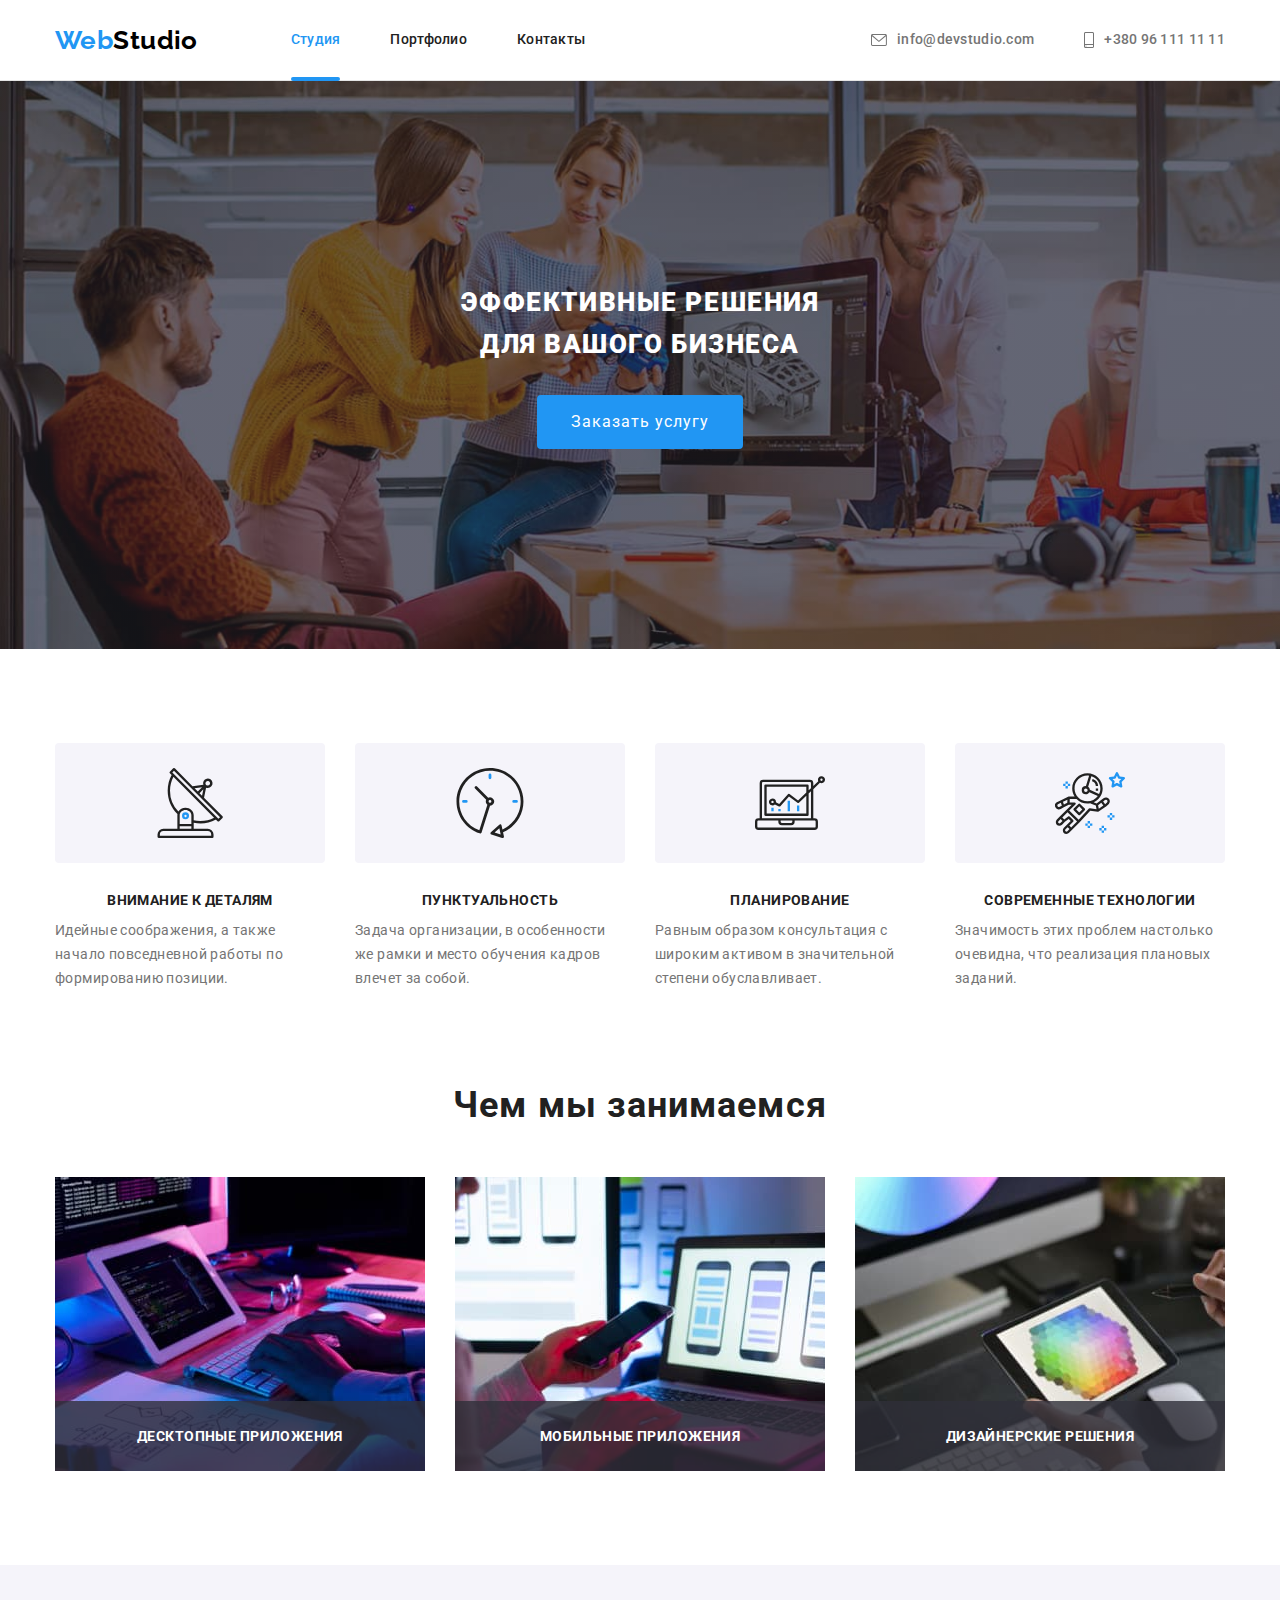
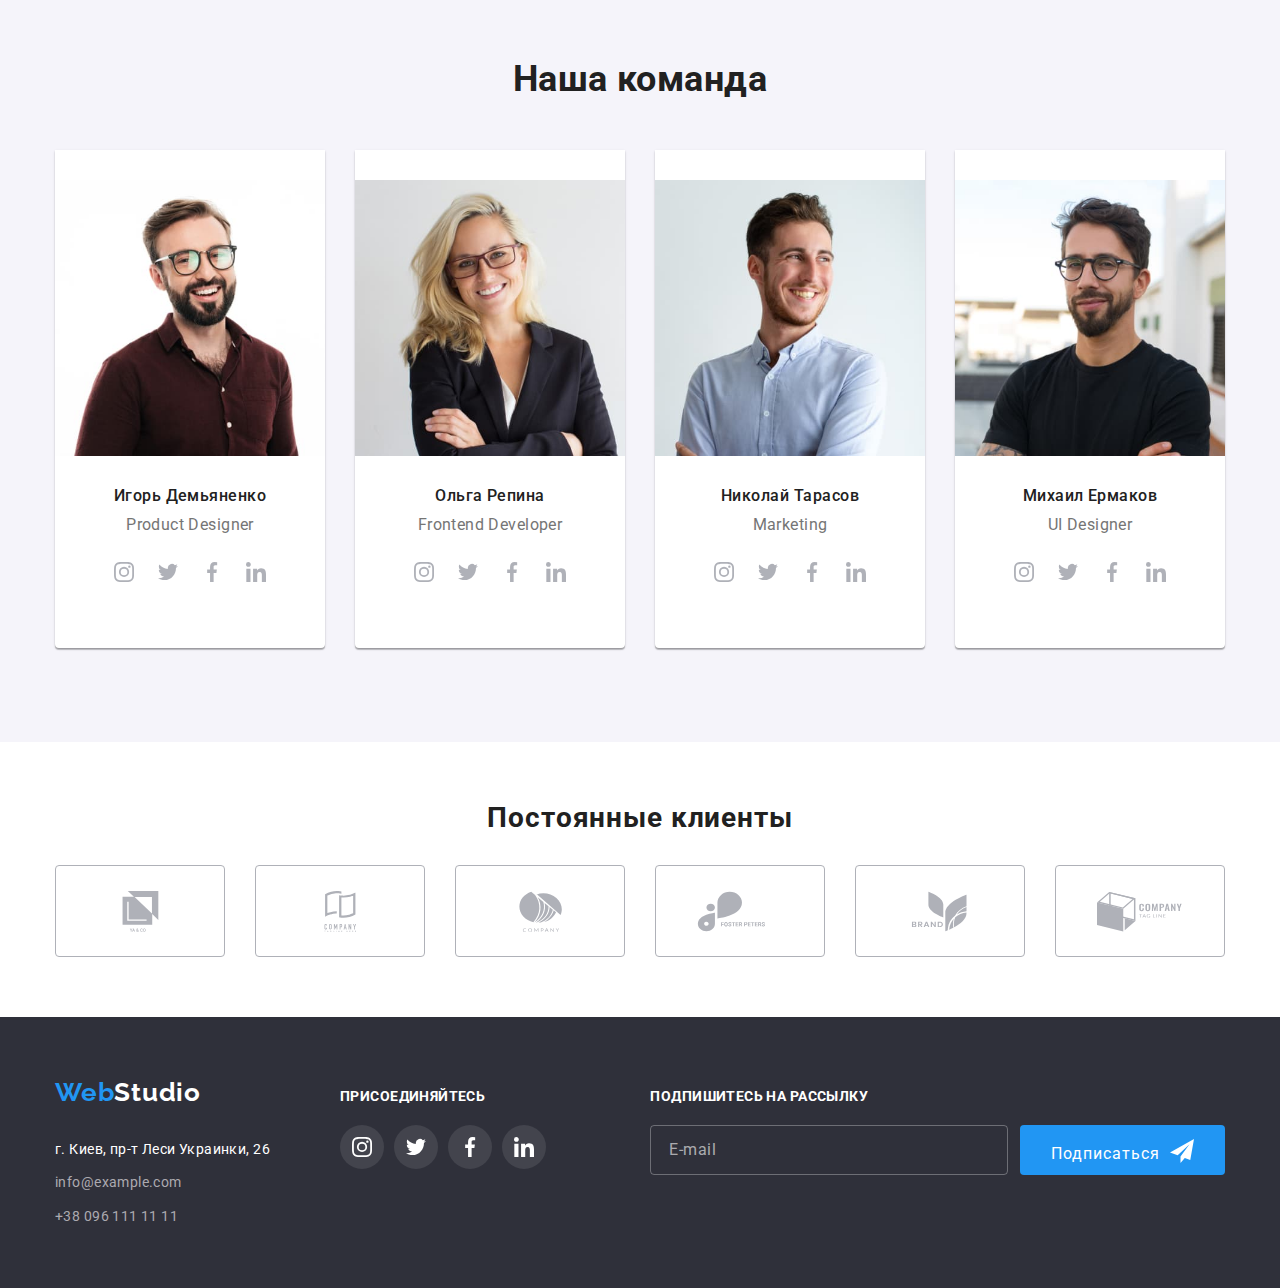
<file: index.html>
<!DOCTYPE html>
<html lang="en">

<head>
    <meta charset="UTF-8">
    <meta http-equiv="X-UA-Compatible" content="IE=edge">
    <meta name="viewport" content="width=device-width, initial-scale=1.0">
    <link rel="preconnect" href="https://fonts.googleapis.com">
    <link rel="preconnect" href="https://fonts.gstatic.com" crossorigin>
    <link rel="preconnect" href="https://fonts.gstatic.com" crossorigin>
    <link rel="stylesheet" href="./css/main.min.css">
    <link rel="stylesheet" href="./css/modern-normalize.css">
    <title>Studio</title>
</head>

<body class="body">
    <!-- header-style-global -->
    <header class="header-line">
        <div class="container header-nav">
            <a href="./index.html" class="header-nav__logo">Web<span class="header-nav__logo--color">Studio</span></a>
            <button type="button" class="header-nav__mobile--button " aria-expanded="false" aria-controls="header-nav__menu"
                data-menu-button>
                <svg width="40" height="40" class="icon" aria-label="Переключатель мобильного меню">
                    <use class="icon-close" href="./images/icons.svg#mobile-close"></use>
                    <use class="icon-menu" href="./images/icons.svg#mobile-menu"></use>
                </svg>
            </button>
            <div class="header-nav__menu" id="header-nav__menu" data-menu>
                <!-- site-nav -->
                <ul class="site-nav">
                    <li class="site-nav__item">
                        <a class="site-nav__link site-nav__link--active" href="./index.html">Студия</a>
                    </li>
                    <li class="site-nav__item">
                        <a class="site-nav__link" href="./portfolio.html">Портфолио</a>
                    </li>
                    <li class="site-nav__item">
                        <a class="site-nav__link" href="#">Контакты</a>
                    </li>
                </ul>
                <!-- site-contact -->
                <ul class="site-contact">
                    <li class="site-contact__item">
                        <a class="site-contact__link" href="mailto:info@devstudio.com">
                            <!-- <svg class="site-contact__svg site-contact__svg--mail" width="16px" height="12px">
                                <use href="./images/icons.svg#icon-envelope"></use>
                            </svg> -->
                            info@devstudio.com
                        </a>
                    </li>
                    <li class="site-contact__item">
                        <a class="site-contact__link" href="tel:+380961111111">
                            <!-- <svg class="site-contact__svg site-contact__svg--tel" width="10px" height="16px">
                                <use href="./images/icons.svg#icon-smartphone"></use>
                            </svg> -->
                            +380 96 111 11 11
                        </a>
                    </li>
                </ul>
                <!-- site-social -->
                <ul class="site-social">
                    <li class="site-social__list">
                        <a href="./" class="site-social__link">Instagram</a>
                    </li>
                    <li class="site-social__list">
                        <a href="./" class="site-social__link">Twitter</a>
                    </li>
                    <li class="site-social__list">
                        <a href="./" class="site-social__link">Facebook</a>
                    </li>
                    <li class="site-social__list">
                        <a href="./" class="site-social__link">LinkedIn</a>
                    </li>
                </ul>
            </div>
            <nav class="nav">
                <!-- /* logo/header/footer */ -->
                <ul class="nav-link">
                    <li class="nav-link__item">
                        <a class="nav-link__link nav-link__link--active" href="./index.html">Студия</a>
                    </li>
                    <li class="nav-link__item">
                        <a class="nav-link__link" href="./portfolio.html">Портфолио</a>
                    </li>
                    <li class="nav-link__item">
                        <a class="nav-link__link" href="#">Контакты</a>
                    </li>
                </ul>
                <!-- nav-contact -->
                
            </nav>
            <ul class="nav-contact">
                <li class="nav-contact__item">
                    <a class="nav-contact__link" href="mailto:info@devstudio.com">
                        <svg class="nav-contact__svg nav-contact__svg--mail" width="16px" height="12px">
                            <use href="./images/icons.svg#icon-envelope"></use>
                        </svg>
                        info@devstudio.com
                    </a>
                </li>
                <li class="nav-contact__item">
                    <a class="nav-contact__link" href="tel:+380961111111">
                        <svg class="nav-contact__svg nav-contact__svg--tel" width="10px" height="16px">
                            <use href="./images/icons.svg#icon-smartphone"></use>
                        </svg>
                        +380 96 111 11 11
                    </a>
                </li>
            </ul>
        </div>
        
    </header>
    <!-- main studio -->
    <main>
        <!-- hero-studio -->
               <section class="hero">
                <div class="container ">
                    <h1 class="hero__title">Эффективные решения <br> для вашого бизнеса</h1>
                    <button type="button" class="hero__btn" data-modal-open>Заказать услугу</button>
                     <!-- modal-waindows  -->
                     <div class="backdrop is-hidden" data-modal>
                        <div class="modal">
                            <div class="modal-close">
                                <button type="button" class="modal-btn" data-modal-close>
                                    <svg class="modal-btn__icon">
                                        <use href="./images/icons.svg#icon-close-black"></use>
                                    </svg>
                                </button>
                            </div>
                            <!-- class="form" -->
                            <form class="form">
                                <h2 class="form__title">Оставьте свои данные, мы вам перезвоним</h2>
                                <label for="user_name" class="form-field">
                                    <span class="form-field__name">Имя</span>
                                    <input type="text" class="form-field__input" name="user_name" id="user_name">
                                    <svg class="form-field__icon" width="18px" height="18px">
                                        <use href="./images/icons.svg#icon-form-modal-user-name"></use>
                                    </svg>
                                </label>
                                <label for="tel" class="form-field">
                                    <span class="form-field__name">Телефон</span>
                                    <input type="tel" class="form-field__input" name="tel" id="tel">
                                    <svg class="form-field__icon" width="18px" height="18px">
                                        <use href="./images/icons.svg#icon-form-modal-phone"></use>
                                    </svg>
                                </label>
                                <label for="email" class="form-field">
                                    <span class="form-field__name">Почта</span>
                                    <input type="email" class="form-field__input" name="mail" id="email">
                                    <svg class="form-field__icon" width="18px" height="18px">
                                        <use href="./images/icons.svg#icon-form-modal-email"></use>
                                    </svg>
                                </label>
                                <label class="form-field">
                                    <span class="form-field__name">Комментарий</span>
                                    <textarea class="form-field__textarea" name="comment" rows="6"
                                        placeholder="Введите текст"></textarea>
                                </label>
                                <label for="privacy" class="form-checkbox">
                                    <input type="checkbox" class="form-checkbox__input" name="privacy" id="privacy">
                                    <span class="form-checkbox__privacy">
                                        <svg class="form-checkbox__icon" width="12px" height="12px">
                                            <use href="./images/icons.svg#icon-Vector"></use>
                                        </svg>
                                    </span>
                                    <div class="form-checkbox__text-box">
                                        <span class="form-checkbox__text">
                                            Соглашаюсь с рассылкой и принимаю
                                            <a class="form-checkbox__link" href="#">Условия договора</a>
                                        </span>
                                    </div>
                                </label>
                                <button type="submit" class="modal-form__btn">Отправить</button>
                            </form>  
                        </div> 
                    </div> 
                </div>
            </section> 
               <!-- features-studio-->
        <section class="features">
            <div class="container ">
                <h2 class="heading-none">Наши преимущества</h2>
                <ul class="features__list">
                    <li class="features__item">
                        <div class="features__box">
                            <svg class="features__icon" width="70px" height="70px">
                                <use href="./images/icons.svg#icon-antena"></use>
                            </svg>
                        </div>
                        <h3 class="features__title">Внимание к деталям</h3>
                        <p class="features__text">Идейные соображения, а также начало повседневной работы по формированию
                            позиции.</p>
                    </li>
                    <li class="features__item">
                        <div class="features__box">
                            <svg class="features__icon" width="70px" height="70px">
                                <use href="./images/icons.svg#icon-clock"></use>
                            </svg>
                        </div>
                        <h3 class="features__title">Пунктуальность</h3>
                        <p class="features__text">Задача организации, в особенности же рамки и место обучения кадров влечет
                            за собой.</p>
                    </li>
                    <li class="features__item">
                        <div class="features__box">
                            <svg class="features__icon" width="70px" height="70px">
                                <use href="./images/icons.svg#icon-diagram"></use>
                            </svg>
                        </div>
                        <h3 class="features__title">Планирование</h3>
                        <p class="features__text">Равным образом консультация с широким активом в значительной степени
                            обуславливает.</p>
                    </li>
                    <li class="features__item">
                        <div class="features__box">
                            <svg class="features__icon" width="70px" height="70px">
                                <use href="./images/icons.svg#icon-astronaut"></use>
                            </svg>
                        </div>
                        <h3 class="features__title">Современные технологии</h3>
                        <p class="features__text">Значимость этих проблем настолько очевидна, что реализация плановых
                            заданий.</p>
                    </li>
                </ul>
            </div>
        </section>
        <!-- photo-studio -->
        <section class="photo-box">
            <div class="container">
                <h2 class="photo__title">Чем мы занимаемся</h2>
                <ul class="photo-grid">
                    <li class="photo-grid__item">
                        <div class="photo-block">
                            <img 
                            srcset="./images/photo-studio/computerhw1.jpg 1x,
                            ./images/photo-studio/computerhw1x2.jpg 2x"
                            
                            src="./images/photo-studio/computerhw1.jpg" alt="computer" width="370" height="270" />
                            <div class="bottom-block">
                                <p class="bottom-block__text">Десктопные приложения</p>
                            </div>
                        </div>
                    </li>
                    <li class="photo-grid__item">
                        <div class="photo-block">
                            <img
                            srcset="./images/photo-studio/phonehw1.jpg 1x,
                            ./images/photo-studio/phonehw1x2.jpg 2x"
                            
                            src="./images/photo-studio/phonehw1.jpg" alt="phone" width="370" height="270" />
                            <div class="bottom-block">
                                <p class="bottom-block__text">Мобильные приложения</p>
                            </div>
                        </div>
                    </li>
                    <li class="photo-grid__item">
                        <div class="photo-block">
                            <img
                            srcset="./images/photo-studio/tablethw1.jpg 1x,
                            ./images/photo-studio/tablethw1x2.jpg 2x "
                            src="./images/photo-studio/tablethw1.jpg" alt="tablet" width="370" height="270" />
                            <div class="bottom-block">
                                <p class="bottom-block__text">Дизайнерские решения</p>
                            </div>
                        </div>
                    </li>
                </ul>
            </div>
        </section>
        <!-- studio-team -->
        <section class="team-box">
            <div class="container ">
                <h2 class="studio__title">Наша команда</h2>
                <ul class="studio-team">
                    <li class="studio-team__item">
                        <img
                        srcset="./images/studio-team-mobile/ProductDesigner-mobile1x.jpg 1x,
                        ./images/studio-team-mobile/ProductDesigner-mobile2x.jpg 2x,
                        ./images/studio-team-tablet/ProductDesigner-tablet1x.jpg 1x,
                        ./images/studio-team-tablet/ProductDesigner-tablet2x.jpg 2x,
                        ./images/studio-team/ProductDesigner.jpg 1x,
                        ./images/studio-team/ProductDesigner-desktop2x.jpg 2x"                     
                        sizes="(min-width:480px) 450px,
                        (min-width:768px) 354px,
                        (min-width:1200px) 270px"

                        src="./images/studio-team/ProductDesigner.jpg" alt="Игорь Демьяненко"  />
                        <div class="team-card">
                            <h3 class="studio-team__worker">Игорь Демьяненко</h3>
                            <p class="studio-team__text">Product Designer</p>
                            <ul class="social-grid">
                                <li class="social-list">
                                    <a href="./" class="social-link">
                                        <svg class="social-link__icon">
                                            <use href="./images/icons.svg#icon-instagram "></use>
                                        </svg>
                                    </a>
                                </li>
                                <li class="social-list">
                                    <a href="./" class="social-link">
                                        <svg class="social-link__icon">
                                            <use href="./images/icons.svg#icon-twitter"></use>
                                        </svg>
                                    </a>
                                </li>
                                <li class="social-list">
                                    <a href="./" class="social-link">
                                        <svg class="social-link__icon">
                                            <use href="./images/icons.svg#icon-facebook"></use>
                                        </svg>
                                    </a>
                                </li>
                                <li class="social-list">
                                    <a href="./" class="social-link">
                                        <svg class="social-link__icon">
                                            <use href="./images/icons.svg#icon-linkedin"></use>
                                        </svg>
                                    </a>
                                </li>
                            </ul>
                        </div>
                    </li>
                    <li class="studio-team__item">
                        <img
                        srcset="./images/studio-team-mobile/FrontendDeveloper-mobile1x.jpg 1x,
                        ./images/studio-team-mobile/FrontendDeveloper-mobile2x.jpg 2x,
                        ./images/studio-team-tablet/FrontendDeveloper-tablet1x.jpg 1x,
                        ./images/studio-team-tablet/FrontendDeveloper-tablet2x.jpg 2x,
                        ./images/studio-team/FrontendDeveloper.jpg 1x,
                        ./images/studio-team/FrontendDeveloper-desktop2x.jpg 2x"                     
                        sizes="(min-width:480px) 450px,
                        (min-width:768px) 354px,
                        (min-width:1200px) 270px"

                        src="./images/studio-team/FrontendDeveloper.jpg" alt="Ольга Репина"  />
                        <div class="team-card">
                            <h3 class="studio-team__worker">Ольга Репина</h3>
                            <p class="studio-team__text">Frontend Developer</p>
                            <ul class="social-grid">
                                <li class="social-list">
                                    <a href="./" class="social-link">
                                        <svg class="social-link__icon">
                                            <use href="./images/icons.svg#icon-instagram "></use>
                                        </svg>
                                    </a>
                                </li>
                                <li class="social-list">
                                    <a href="./" class="social-link">
                                        <svg class="social-link__icon">
                                            <use href="./images/icons.svg#icon-twitter"></use>
                                        </svg>
                                    </a>
                                </li>
                                <li class="social-list">
                                    <a href="./" class="social-link">
                                        <svg class="social-link__icon">
                                            <use href="./images/icons.svg#icon-facebook"></use>
                                        </svg>
                                    </a>
                                </li>
                                <li class="social-list">
                                    <a href="./" class="social-link">
                                        <svg class="social-link__icon">
                                            <use href="./images/icons.svg#icon-linkedin"></use>
                                        </svg>
                                    </a>
                                </li>
                            </ul>
                        </div>
                        
                    </li>
                    <li class="studio-team__item">
                        <img
                        srcset="./images/studio-team-mobile/Marketing-mobile1x.jpg 1x,
                        ./images/studio-team-mobile/Marketing-mobile2x.jpg 2x,
                        ./images/studio-team-tablet/Marketing-tablet1x.jpg 1x,
                        ./images/studio-team-tablet/Marketing-tablet2x.jpg 2x,
                        ./images/studio-team/Marketing.jpg 1x,
                        ./images/studio-team/Marketing-desktop2x.jpg 2x"                     
                        sizes="(min-width:480px) 450px,
                        (min-width:768px) 354px,
                        (min-width:1200px) 270px"

                        
                        
                        src="./images/studio-team/Marketing.jpg" alt="Николай Тарасов"  />
                        <div class="team-card">
                            <h3 class="studio-team__worker">Николай Тарасов</h3>
                            <p class="studio-team__text">Marketing</p>
                            <ul class="social-grid">
                                <li class="social-list">
                                    <a href="./" class="social-link">
                                        <svg class="social-link__icon">
                                            <use href="./images/icons.svg#icon-instagram "></use>
                                        </svg>
                                    </a>
                                </li>
                                <li class="social-list">
                                    <a href="./" class="social-link">
                                        <svg class="social-link__icon">
                                            <use href="./images/icons.svg#icon-twitter"></use>
                                        </svg>
                                    </a>
                                </li>
                                <li class="social-list">
                                    <a href="./" class="social-link">
                                        <svg class="social-link__icon">
                                            <use href="./images/icons.svg#icon-facebook"></use>
                                        </svg>
                                    </a>
                                </li>
                                <li class="social-list">
                                    <a href="./" class="social-link">
                                        <svg class="social-link__icon">
                                            <use href="./images/icons.svg#icon-linkedin"></use>
                                        </svg>
                                    </a>
                                </li>
                            </ul>
                        </div>
                    </li>
                    <li class="studio-team__item">
                        <img
                        srcset="./images/studio-team-mobile/UIDesigner-mobile1x.jpg 1x,
                        ./images/studio-team-mobile/UIDesigner-mobile2x.jpg 2x,
                        ./images/studio-team-tablet/UIDesigner-tablet1x.jpg 1x,
                        ./images/studio-team-tablet/UIDesigner-tablet2x.jpg 2x,
                        ./images/studio-team/UIDesigner.jpg 1x,
                        ./images/studio-team/UIDesigner-desktop2x.jpg 2x"                     
                        sizes="(min-width:480px) 450px,
                        (min-width:768px) 354px,
                        (min-width:1200px) 270px"
                        
                        src="./images/studio-team/UIDesigner.jpg" alt="Михаил Ермаков"  />
                        <div class="team-card">
                            <h3 class="studio-team__worker">Михаил Ермаков</h3>
                            <p class="studio-team__text">UI Designer</p>
                            <ul class="social-grid">
                                <li class="social-list">
                                    <a href="./" class="social-link">
                                        <svg class="social-link__icon">
                                            <use href="./images/icons.svg#icon-instagram "></use>
                                        </svg>
                                    </a>
                                </li>
                                <li class="social-list">
                                    <a href="./" class="social-link">
                                        <svg class="social-link__icon">
                                            <use href="./images/icons.svg#icon-twitter"></use>
                                        </svg>
                                    </a>
                                </li>
                                <li class="social-list">
                                    <a href="./" class="social-link">
                                        <svg class="social-link__icon">
                                            <use href="./images/icons.svg#icon-facebook"></use>
                                        </svg>
                                    </a>
                                </li>
                                <li class="social-list">
                                    <a href="./" class="social-link">
                                        <svg class="social-link__icon">
                                            <use href="./images/icons.svg#icon-linkedin"></use>
                                        </svg>
                                    </a>
                                </li>
                            </ul>
                        </div>
                    </li>
                </ul>
            </div>
        </section> 
        <!-- studio custumers -->
        <section>
            <div class="container customers">
                <h2 class="customers__title">Постоянные клиенты</h2>
                <ul class="customers-grid">
                    <li class="customers-grid__item">
                        <a class="customers-link" href="#">
                            <svg class="customers-link__icon">
                                <use href="./images/icons.svg#icon-YACO"></use>
                            </svg>
                        </a>
                    </li>
                    <li class="customers-grid__item">
                        <a class="customers-link" href="#">
                            <svg class="customers-link__icon">
                                <use href="./images/icons.svg#icon-company"></use>
                            </svg>
                        </a>
                    </li>
                    <li class="customers-grid__item">
                        <a class="customers-link" href="#">
                            <svg class="customers-link__icon">
                                <use href="./images/icons.svg#icon-company2"></use>
                            </svg>
                        </a>
                    </li>
                    <li class="customers-grid__item">
                        <a class="customers-link" href="#">
                            <svg class="customers-link__icon">
                                <use href="./images/icons.svg#icon-fosterpeters"></use>
                            </svg>
                        </a>
                    </li>
                    <li class="customers-grid__item">
                        <a class="customers-link" href="#">
                            <svg class="customers-link__icon">
                                <use href="./images/icons.svg#icon-brand"></use>
                            </svg>
                        </a>
                    </li>
                    <li class="customers-grid__item">
                        <a class="customers-link" href="#">
                            <svg class="customers-link__icon">
                                <use href="./images/icons.svg#icon-tagline"></use>
                            </svg>
                        </a>
                    </li>
                </ul>
            </div>
        </section>
    </main>
    <!-- footer-styl-global -->
    <footer class="footer">
        <div class="container">
            <div class="footer-block">
                <div class="address-box">
                    <a href="/" class="address-box__logo">
                        Web<span class="address-box__logo--color">Studio</span>
                    </a>
                    <address class="address">
                        <ul class="address__list">
                            <li class="address__item">
                                <a class="address__link"
                                    href="https://www.google.com/maps/place/%D0%B1%D1%83%D0%BB%D1%8C%D0%B2%D0%B0%D1%80+%D0%9B%D0%B5%D1%81%D1%96+%D0%A3%D0%BA%D1%80%D0%B0%D1%97%D0%BD%D0%BA%D0%B8,+26,+%D0%9A%D0%B8%D1%97%D0%B2,+02000/@50.4265807,30.5361971,17z/data=!3m1!4b1!4m5!3m4!1s0x40d4cf0e033ecbe9:0x57a4dffefec77da0!8m2!3d50.4265807!4d30.5383858">г.
                                    Киев, пр-т Леси Украинки, 26
                                </a>
                            </li>
                            <li class="address__item">
                                <a class="address__contact" href="mailto:info@example.com">info@example.com</a>
                            </li>
                            <li class="address__item">
                                <a class="address__contact" href="tel:+380961111111">+38 096 111 11 11</a>
                            </li>
                        </ul>
                    </address>
                </div>
                <div class="social-box">
                    <h2 class="social-box__title">присоединяйтесь</h2>
                    <ul class="social-nav">
                        <li class="social-nav__item">
                            <a href="./" class="social-nav__link">
                                <svg class="social-nav__svg">
                                    <use href="./images/icons.svg#icon-instagram "></use>
                                </svg>
                            </a>
                        </li>
                        <li class="social-nav__item">
                            <a href="./" class="social-nav__link">
                                <svg class="social-nav__svg">
                                    <use href="./images/icons.svg#icon-twitter"></use>
                                </svg>
                            </a>
                        </li>
                        <li class="social-nav__item">
                            <a href="./" class="social-nav__link">
                                <svg class="social-nav__svg">
                                    <use href="./images/icons.svg#icon-facebook"></use>
                                </svg>
                            </a>
                        </li>
                        <li class="social-nav__item">
                            <a href="./" class="social-nav__link">
                                <svg class="social-nav__svg">
                                    <use href="./images/icons.svg#icon-linkedin"></use>
                                </svg>
                            </a>
                        </li>
                    </ul>
                </div>
                <div class="subscribe-box">
                    <h2 class="subscribe-box__title">Подпишитесь на рассылку</h2>
                    <form name="footer-input" class="footer-input">
                        <input type="email" class="subscribe-input" name="footer-input" id="email-footer" placeholder="E-mail">
                        <button type="submit" class="subscribe-btn">
                            Подписаться
                            <svg class="subscribe-btn__icon" width="24px" height="24px">
                                <use href="./images/icons.svg#icon-send"></use>
                            </svg>
                        </button>
                    </form>
                </div>
            </div>
        </div>
    </footer>
    <script src="./js/modal.js"></script>
    <script src="./js/modal-menu.js"></script>
</body>

</html>
</file>
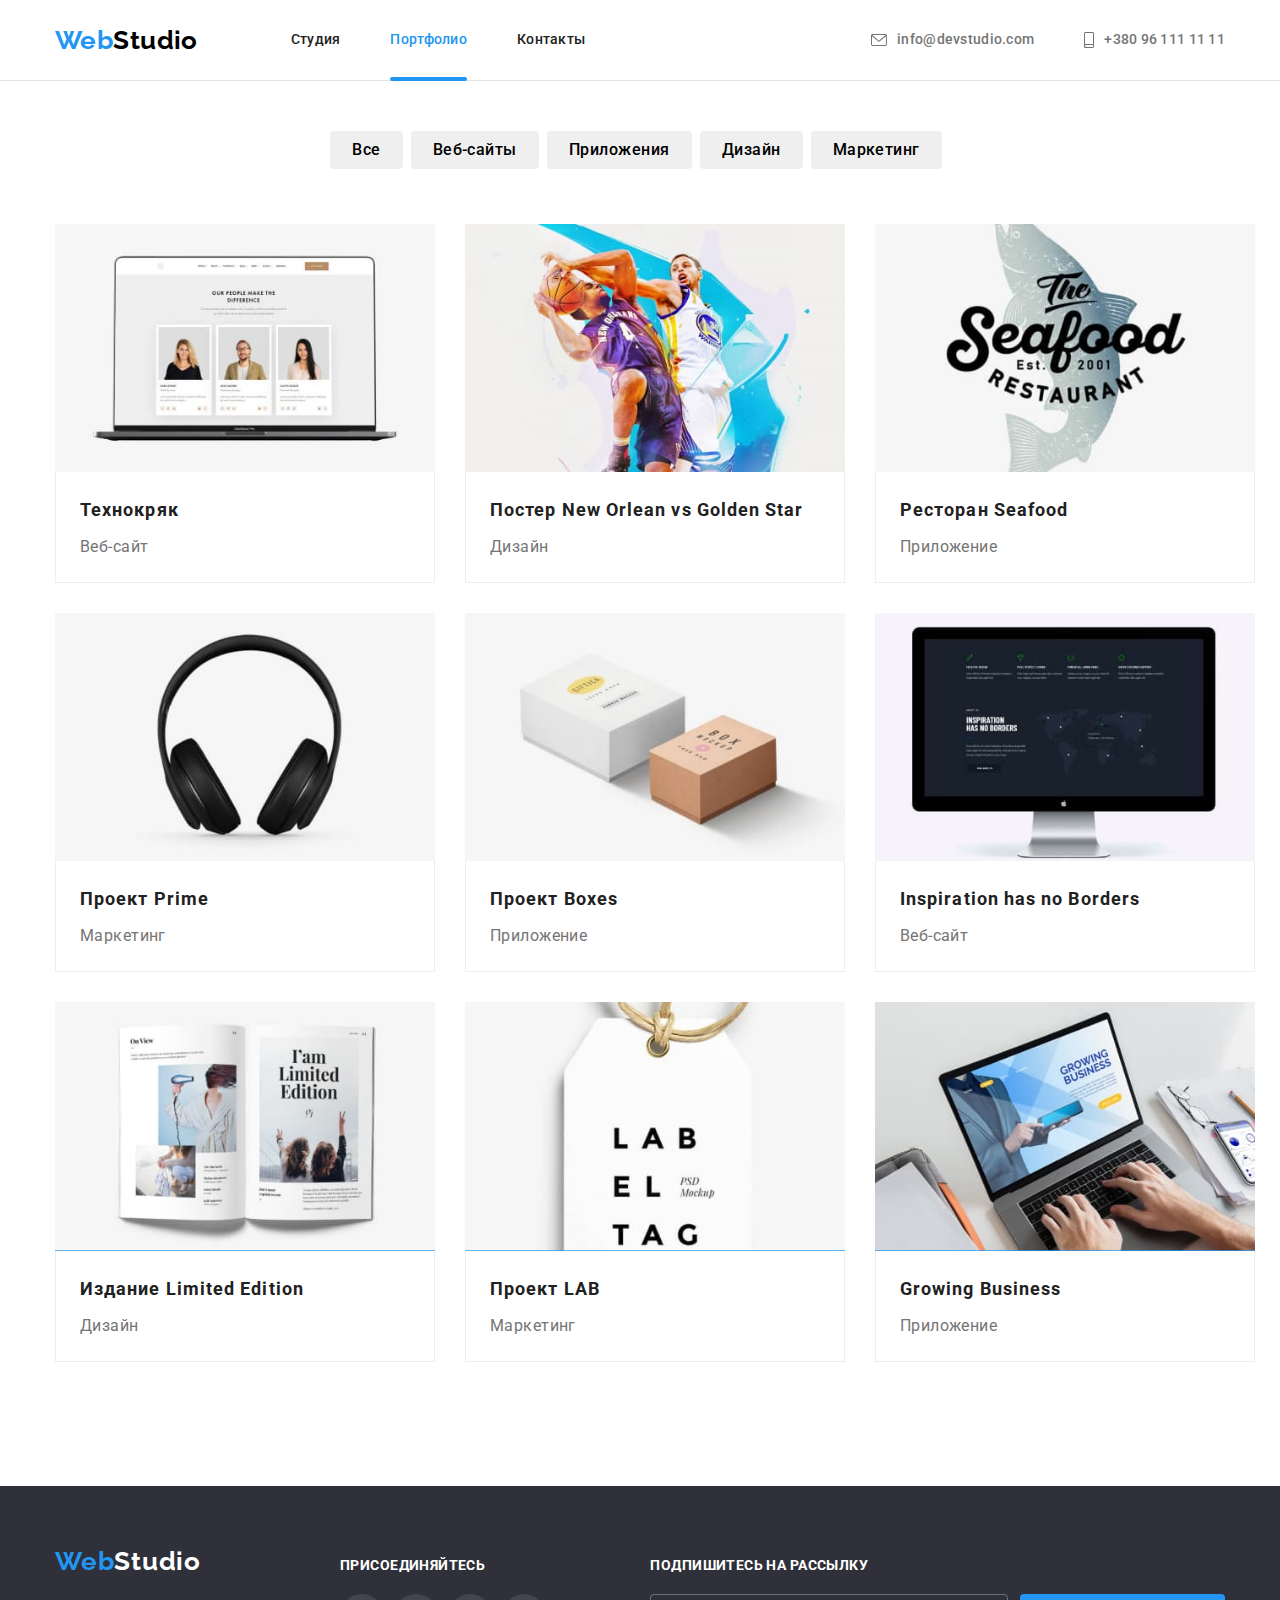
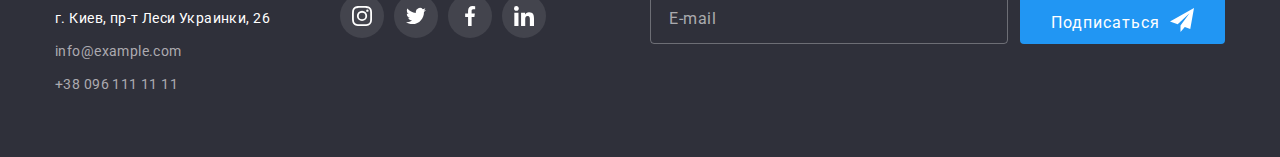
<file: portfolio.html>
<!DOCTYPE html>
<html lang="en">

<head>
    <meta charset="UTF-8">
    <meta http-equiv="X-UA-Compatible" content="IE=edge">
    <meta name="viewport" content="width=device-width, initial-scale=1.0">
    <link rel="preconnect" href="https://fonts.googleapis.com">
    <link rel="preconnect" href="https://fonts.gstatic.com" crossorigin>
    <link rel="preconnect" href="https://fonts.gstatic.com" crossorigin>
    <link rel="stylesheet" href="./css/main.min.css">
    <link rel="stylesheet" href="./css/modern-normalize.css">
    <title>Portfolio</title>
</head>

<body class="body">
    <!-- header-style-global -->
    <header class="header-line">
        <div class="container header-nav">
            <a href="./index.html" class="header-nav__logo">Web<span class="header-nav__logo--color">Studio</span></a>
            <button type="button" class="header-nav__mobile--button " aria-expanded="false" aria-controls="header-nav__menu"
                data-menu-button>
                <svg width="40" height="40" class="icon" aria-label="Переключатель мобильного меню">
                    <use class="icon-close" href="./images/icons.svg#mobile-close"></use>
                    <use class="icon-menu" href="./images/icons.svg#mobile-menu"></use>
                </svg>
            </button>
            <div class="header-nav__menu" id="header-nav__menu" data-menu>
                <!-- site-nav -->
                <ul class="site-nav">
                    <li class="site-nav__item">
                        <a class="site-nav__link " href="./index.html">Студия</a>
                    </li>
                    <li class="site-nav__item">
                        <a class="site-nav__link site-nav__link--active" href="./portfolio.html">Портфолио</a>
                    </li>
                    <li class="site-nav__item">
                        <a class="site-nav__link" href="#">Контакты</a>
                    </li>
                </ul>
                <!-- site-contact -->
                <ul class="site-contact">
                    <li class="site-contact__item">
                        <a class="site-contact__link" href="mailto:info@devstudio.com">
                            <!-- <svg class="site-contact__svg site-contact__svg--mail" width="16px" height="12px">
                                    <use href="./images/icons.svg#icon-envelope"></use>
                                </svg> -->
                            info@devstudio.com
                        </a>
                    </li>
                    <li class="site-contact__item">
                        <a class="site-contact__link" href="tel:+380961111111">
                            <!-- <svg class="site-contact__svg site-contact__svg--tel" width="10px" height="16px">
                                    <use href="./images/icons.svg#icon-smartphone"></use>
                                </svg> -->
                            +380 96 111 11 11
                        </a>
                    </li>
                </ul>
                <!-- site-social -->
                <ul class="site-social">
                    <li class="site-social__list">
                        <a href="./" class="site-social__link">Instagram</a>
                    </li>
                    <li class="site-social__list">
                        <a href="./" class="site-social__link">Twitter</a>
                    </li>
                    <li class="site-social__list">
                        <a href="./" class="site-social__link">Facebook</a>
                    </li>
                    <li class="site-social__list">
                        <a href="./" class="site-social__link">LinkedIn</a>
                    </li>
                </ul>
            </div>
            <nav class="nav">
                <!-- /* logo/header/footer */ -->
                <ul class="nav-link">
                    <li class="nav-link__item">
                        <a class="nav-link__link " href="./index.html">Студия</a>
                    </li>
                    <li class="nav-link__item">
                        <a class="nav-link__link nav-link__link--active" href="./portfolio.html">Портфолио</a>
                    </li>
                    <li class="nav-link__item">
                        <a class="nav-link__link" href="#">Контакты</a>
                    </li>
                </ul>
                <!-- nav-contact -->
    
            </nav>
            <ul class="nav-contact">
                <li class="nav-contact__item">
                    <a class="nav-contact__link" href="mailto:info@devstudio.com">
                        <svg class="nav-contact__svg nav-contact__svg--mail" width="16px" height="12px">
                            <use href="./images/icons.svg#icon-envelope"></use>
                        </svg>
                        info@devstudio.com
                    </a>
                </li>
                <li class="nav-contact__item">
                    <a class="nav-contact__link" href="tel:+380961111111">
                        <svg class="nav-contact__svg nav-contact__svg--tel" width="10px" height="16px">
                            <use href="./images/icons.svg#icon-smartphone"></use>
                        </svg>
                        +380 96 111 11 11
                    </a>
                </li>
            </ul>
        </div>
    
    </header>
    <!-- main portfolio -->
    <main>
        <!-- button section portfolio -->
        <section>
            <div class="container button-filter">
                <h1 class="heading-none">button</h1>
                <ul class="button-grid">
                    <li class="button-grid__item">
                        <button class="button-grid__btn" type="button">Все</button>
                    </li>
                    <li class="button-grid__item">
                        <button class="button-grid__btn" type="button">Веб-сайты</button>
                    </li>
                    <li class="button-grid__item">
                        <button class="button-grid__btn" type="button">Приложения</button>
                    </li>
                    <li class="button-grid__item">
                        <button class="button-grid__btn" type="button">Дизайн</button>
                    </li>
                    <li class="button-grid__item">
                        <button class="button-grid__btn" type="button">Маркетинг</button>
                    </li>
                </ul>
            </div>
        </section>
        <!-- section portfolio -->
        <section>
            <div class="container portfolio">
                <ul class="portfolio-grid">
                    <li class="portfolio-list">
                        <a class="portfolio-link" href="#">
                            <div class="link-box">
                                <img
                                srcset="./images/portfolio-mobile/tehnocreackhw2-mobile1x.jpg 1x,
                                ./images/portfolio-mobile/tehnocreackhw2-mobile2x.jpg 2x,
                                ./images/portfolio-tablet/tehnocreackhw2-tablet1x.jpg 1x,
                                ./images/portfolio-tablet/tehnocreackhw2-tablet2x.jpg 2x,
                                ./images/portfolio/tehnocreackhw2.jpg 1x,
                                ./images/portfolio/tehnocreackhw2-desktop2x.jpg 2x"
                                src="./images/portfolio/tehnocreackhw2.jpg"
                                 alt="технокряк"
                                 sizes="(min-width:480px) 450px, (min-width:768px) 354px, (min-width:1200px) 370px" >
                                <p class="link-text">Технокряк это современная площадка распространения
                                    коронавируса. Компании используют эту платформу для цифрового
                                    шпионажа и атак на защищённые сервера конкурентов.
                                </p>
                            </div>
                            <div class="item-box">
                                <h2 class="item-box__title">Технокряк</h2>
                                <p class="item-box__text">Веб-сайт</p>
                            </div>
                        </a>
                    </li>
                    <li class="portfolio-list">
                        <a class="portfolio-link" href="#">
                            <div class="link-box">
                                <img
                                srcset="./images/portfolio-mobile/OrleanGoldenStarhw2-mobile1x.jpg 1x,
                                ./images/portfolio-mobile/OrleanGoldenStarhw2-mobile2x.jpg 2x,
                                ./images/portfolio-tablet/OrleanGoldenStarhw2-tablet1x.jpg 1x,
                                ./images/portfolio-tablet/OrleanGoldenStarhw2-tablet2x.jpg 2x,
                                ./images/portfolio/OrleanGoldenStarhw2.jpg 1x,
                                ./images/portfolio/OrleanGoldenStarhw2-desktop2x.jpg 2x"
                                src="./images/portfolio/OrleanGoldenStarhw2.jpg"
                                alt="Постер New Orlean vs Golden Star"
                                sizes="(min-width:480px) 450px, (min-width:768px) 354px, (min-width:1200px) 370px"
                                    >
                                <p class="link-text">Lorem ipsum dolor sit amet consectetur adipisicing elit.
                                    Doloremque, explicabo! Quo ipsum eaque natus distinctio perferendis deserunt
                                    quibusdam sapiente. Ipsum, nihil quibusdam?
                                </p>
                            </div>
                            <div class="item-box">
                                <h2 class="item-box__title">Постер New Orlean vs Golden Star</h2>
                                <p class="item-box__text">Дизайн</p>
                            </div>
                        </a>
                    </li>
                    <li class="portfolio-list">
                        <a class="portfolio-link" href="#">
                            <div class="link-box">
                                <img
                                srcset="./images/portfolio-mobile/seafood-mobile1x.jpg 1x,
                                ./images/portfolio-mobile/seafood-mobile2x.jpg 2x,
                                ./images/portfolio-tablet/seafood-tablet1x.jpg 1x,
                                ./images/portfolio-tablet/seafood-tablet2x.jpg 2x,
                                ./images/portfolio/seafood.jpg 1x,
                                ./images/portfolio/seafood-desktop2x.jpg 2x"
                                src="./images/portfolio/seafood.jpg"
                                alt="Ресторан Seafood"
                                sizes="(min-width:480px) 450px, (min-width:768px) 354px, (min-width:1200px) 370px"
                                >
                                <p class="link-text">Lorem ipsum dolor sit amet consectetur adipisicing elit.
                                    Doloremque, explicabo! Quo ipsum eaque natus distinctio perferendis deserunt
                                    quibusdam sapiente. Ipsum, nihil quibusdam?
                                </p>
                            </div>
                            <div class="item-box">
                                <h2 class="item-box__title">Ресторан Seafood</h2>
                                <p class="item-box__text">Приложение</p>
                            </div>
                        </a>
                    </li>
                    <li class="portfolio-list">
                        <a class="portfolio-link" href="#">
                            <div class="link-box">
                                <img
                                srcset="./images/portfolio-mobile/projectprimehw2-mobile1x.jpg 1x,
                                ./images/portfolio-mobile/projectprimehw2-mobile2x.jpg 2x,
                                ./images/portfolio-tablet/projectprimehw2-tablet1x.jpg 1x,
                                ./images/portfolio-tablet/projectprimehw2-tablet2x.jpg 2x,
                                ./images/portfolio/projectprimehw2.jpg 1x,
                                ./images/portfolio/projectprimehw2-desktop2x.jpg 2x"
                                src="./images/portfolio/projectprimehw2.jpg" 
                                alt="Проект Prime" 
                                sizes="(min-width:480px) 450px, (min-width:768px) 354px, (min-width:1200px) 370px"
                                >
                                <p class="link-text">Lorem ipsum dolor sit amet consectetur adipisicing elit.
                                    Doloremque, explicabo! Quo ipsum eaque natus distinctio perferendis deserunt
                                    quibusdam sapiente. Ipsum, nihil quibusdam?
                                </p>
                            </div>
                            <div class="item-box">
                                <h2 class="item-box__title">Проект Prime</h2>
                                <p class="item-box__text">Маркетинг</p>
                            </div>
                        </a>
                    </li>
                    <li class="portfolio-list">
                        <a class="portfolio-link" href="#">
                            <div class="link-box">
                                <img
                                srcset="./images/portfolio-mobile/projectboxeshw2-mobile1x.jpg 1x,
                                ./images/portfolio-mobile/projectboxeshw2-mobile2x.jpg 2x,
                                ./images/portfolio-tablet/projectboxeshw2-tablet1x.jpg 1x,
                                ./images/portfolio-tablet/projectboxeshw2-tablet2x.jpg 2x,
                                ./images/portfolio/projectboxeshw2.jpg 1x,
                                ./images/portfolio/projectboxeshw2-desktop2x.jpg 2x"
                                 src="./images/portfolio/projectboxeshw2.jpg"
                                 alt="Проект Boxes" 
                                 sizes="(min-width:480px) 450px, (min-width:768px) 354px, (min-width:1200px) 370px"
                                 >
                                <p class="link-text">Lorem ipsum dolor sit amet consectetur adipisicing elit.
                                    Doloremque, explicabo! Quo ipsum eaque natus distinctio perferendis deserunt
                                    quibusdam sapiente. Ipsum, nihil quibusdam?
                                </p>
                            </div>
                            <div class="item-box">
                                <h2 class="item-box__title">Проект Boxes</h2>
                                <p class="item-box__text">Приложение</p>
                            </div>
                        </a>
                    </li>
                    <li class="portfolio-list">
                        <a class="portfolio-link" href="#">
                            <div class="link-box">
                                <img
                                srcset="./images/portfolio-mobile/Inspbordershw2-mobile1x.jpg 1x,
                                ./images/portfolio-mobile/Inspbordershw2-mobile2x.jpg 2x,
                                ./images/portfolio-tablet/Inspbordershw2-tablet1x.jpg 1x,
                                ./images/portfolio-tablet/Inspbordershw2-tablet2x.jpg 2x,
                                ./images/portfolio/Inspbordershw2.jpg 1x,
                                ./images/portfolio/Inspbordershw2-desktop2x.jpg 2x"
                                src="./images/portfolio/Inspbordershw2.jpg"
                                alt="Inspiration has no Borders"
                                sizes="(min-width:480px) 450px, (min-width:768px) 354px, (min-width:1200px) 370px"
                                >
                                <p class="link-text">Lorem ipsum dolor sit amet consectetur adipisicing elit.
                                    Doloremque, explicabo! Quo ipsum eaque natus distinctio perferendis deserunt
                                    quibusdam sapiente. Ipsum, nihil quibusdam?
                                </p>
                            </div>
                            <div class="item-box">
                                <h2 class="item-box__title">Inspiration has no Borders</h2>
                                <p class="item-box__text">Веб-сайт</p>
                            </div>
                        </a>
                    </li>
                    <li class="portfolio-list">
                        <a class="portfolio-link" href="#">
                            <div class="link-box">
                                <img
                                srcset="./images/portfolio-mobile/limeditionhw2-mobile1x.jpg 1x,
                                ./images/portfolio-mobile/limeditionhw2-mobile2x.jpg 2x,
                                ./images/portfolio-tablet/limeditionhw2-tablet1x.jpg 1x,
                                ./images/portfolio-tablet/limeditionhw2-tablet2x.jpg 2x,
                                ./images/portfolio/limeditionhw2.jpg 1x,
                                ./images/portfolio/limeditionhw2-desktop2x.jpg 2x"
                                src="./images/portfolio/limeditionhw2.jpg"
                                alt="Издание Limited Edition"
                                sizes="(min-width:480px) 450px, (min-width:768px) 354px, (min-width:1200px) 370px"
                                >
                                <p class="link-text">Lorem ipsum dolor sit amet consectetur adipisicing elit.
                                    Doloremque, explicabo! Quo ipsum eaque natus distinctio perferendis deserunt
                                    quibusdam sapiente. Ipsum, nihil quibusdam?
                                </p>
                            </div>
                            <div class="item-box">
                                <h2 class="item-box__title">Издание Limited Edition</h2>
                                <p class="item-box__text">Дизайн</p>
                            </div>
                        </a>
                    </li>
                    <li class="portfolio-list">
                        <a class="portfolio-link" href="#">
                            <div class="link-box">
                                <img
                                srcset="./images/portfolio-mobile/projectlabhw2-mobile1x.jpg 1x,
                                ./images/portfolio-mobile/projectlabhw2-mobile2x.jpg 2x,
                                ./images/portfolio-tablet/projectlabhw2-tablet1x.jpg 1x,
                                ./images/portfolio-tablet/projectlabhw2-tablet2x.jpg 2x,
                                ./images/portfolio/projectlabhw2.jpg 1x,
                                ./images/portfolio/projectlabhw2-desktop2x.jpg 2x"
                                src="./images/portfolio/projectlabhw2.jpg"
                                alt="Проект LAB"
                                sizes="(min-width:480px) 450px, (min-width:768px) 354px, (min-width:1200px) 370px"
                                >
                                <p class="link-text">Lorem ipsum dolor sit amet consectetur adipisicing elit.
                                    Doloremque, explicabo! Quo ipsum eaque natus distinctio perferendis deserunt
                                    quibusdam sapiente. Ipsum, nihil quibusdam?
                                </p>
                            </div>
                            <div class="item-box">
                                <h2 class="item-box__title">Проект LAB</h2>
                                <p class="item-box__text">Маркетинг</p>
                            </div>
                        </a>
                    </li>
                    <li class="portfolio-list">
                        <a class="portfolio-link" href="#">
                            <div class="link-box">
                                <img
                                srcset="./images/portfolio-mobile/GrowingBusinesshw2-mobile1x.jpg 1x,
                                ./images/portfolio-mobile/GrowingBusinesshw2-mobile2x.jpg 2x,
                                ./images/portfolio-tablet/GrowingBusinesshw2-tablet1x.jpg 1x,
                                ./images/portfolio-tablet/GrowingBusinesshw2-tablet2x.jpg 2x,
                                ./images/portfolio/GrowingBusinesshw2.jpg 1x,
                                ./images/portfolio/GrowingBusinesshw2-desktop2x.jpg 2x"
                                src="./images/portfolio/GrowingBusinesshw2.jpg"
                                alt="Growing Business"
                                sizes="(min-width:480px) 450px, (min-width:768px) 354px, (min-width:1200px) 370px"
                                >
                                <p class="link-text">Lorem ipsum dolor sit amet consectetur adipisicing elit.
                                    Doloremque, explicabo! Quo ipsum eaque natus distinctio perferendis deserunt
                                    quibusdam sapiente. Ipsum, nihil quibusdam?
                                </p>
                            </div>
                            <div class="item-box">
                                <h2 class="item-box__title">Growing Business</h2>
                                <p class="item-box__text">Приложение</p>
                            </div>
                        </a>
                    </li>
                </ul>
            </div>
        </section>
        <!-- footer -->
        <footer class="footer">
            <div class="container">
                <div class="footer-block">
                    <div class="address-box">
                        <a href="/" class="address-box__logo">
                            Web<span class="address-box__logo--color">Studio</span>
                        </a>
                        <address class="address">
                            <ul class="address__list">
                                <li class="address__item">
                                    <a class="address__link"
                                        href="https://www.google.com/maps/place/%D0%B1%D1%83%D0%BB%D1%8C%D0%B2%D0%B0%D1%80+%D0%9B%D0%B5%D1%81%D1%96+%D0%A3%D0%BA%D1%80%D0%B0%D1%97%D0%BD%D0%BA%D0%B8,+26,+%D0%9A%D0%B8%D1%97%D0%B2,+02000/@50.4265807,30.5361971,17z/data=!3m1!4b1!4m5!3m4!1s0x40d4cf0e033ecbe9:0x57a4dffefec77da0!8m2!3d50.4265807!4d30.5383858">г.
                                        Киев, пр-т Леси Украинки, 26
                                    </a>
                                </li>
                                <li class="address__item">
                                    <a class="address__contact" href="mailto:info@example.com">info@example.com</a>
                                </li>
                                <li class="address__item">
                                    <a class="address__contact" href="tel:+380961111111">+38 096 111 11 11</a>
                                </li>
                            </ul>
                        </address>
                    </div>
                    <div class="social-box">
                        <h2 class="social-box__title">присоединяйтесь</h2>
                        <ul class="social-nav">
                            <li class="social-nav__item">
                                <a href="./" class="social-nav__link">
                                    <svg class="social-nav__svg">
                                        <use href="./images/icons.svg#icon-instagram "></use>
                                    </svg>
                                </a>
                            </li>
                            <li class="social-nav__item">
                                <a href="./" class="social-nav__link">
                                    <svg class="social-nav__svg">
                                        <use href="./images/icons.svg#icon-twitter"></use>
                                    </svg>
                                </a>
                            </li>
                            <li class="social-nav__item">
                                <a href="./" class="social-nav__link">
                                    <svg class="social-nav__svg">
                                        <use href="./images/icons.svg#icon-facebook"></use>
                                    </svg>
                                </a>
                            </li>
                            <li class="social-nav__item">
                                <a href="./" class="social-nav__link">
                                    <svg class="social-nav__svg">
                                        <use href="./images/icons.svg#icon-linkedin"></use>
                                    </svg>
                                </a>
                            </li>
                        </ul>
                    </div>
                    <div class="subscribe-box">
                        <h2 class="subscribe-box__title">Подпишитесь на рассылку</h2>
                        <form name="footer-input" class="footer-input">
                            <input type="email" class="subscribe-input" name="footer-input" id="email-footer"
                                placeholder="E-mail">
                            <button type="submit" class="subscribe-btn">
                                Подписаться
                                <svg class="subscribe-btn__icon" width="24px" height="24px">
                                    <use href="./images/icons.svg#icon-send"></use>
                                </svg>
                            </button>
                        </form>
                    </div>
                </div>
            </div>
        </footer>
    </main>
        <script src="./js/modal-menu.js"></script>
</body>

</html>
</file>
<file: css/main.min.css>
@import"https://fonts.googleapis.com/css2?family=Raleway:wght@700&family=Roboto:wght@400;500;700;900&display=swap";.body{font-family:"Roboto",sans-serif;font-size:14px;letter-spacing:.03em;color:#212121;background-color:#fff;font-style:normal}ul{list-style:none}h1,h2,h3,h4,h5,h6,p,ul{margin:0px;padding:0px}img{display:block;max-width:100%;height:auto}.container{padding-left:15px;padding-right:15px;margin-left:auto;margin-right:auto}@media screen and (min-width: 480px){.container{width:480px}}@media screen and (min-width: 768px){.container{width:768px}}@media screen and (min-width: 1200px){.container{width:1200px}}.header-line{border-bottom:1px solid #e5e5e5;padding-top:16px;padding-bottom:16px}@media screen and (min-width: 768px){.header-line{padding-top:0;padding-bottom:0}}.header-nav{position:relative;display:-webkit-box;display:-ms-flexbox;display:flex;-webkit-box-align:center;-ms-flex-align:center;align-items:center}@media screen and (min-width: 480px)and (max-width: 767px){.header-nav{width:480px}}.header-nav__logo{font-family:"Raleway",sans-serif;font-weight:bold;font-size:24px;line-height:1.08;color:#2196f3;text-decoration:none}@media screen and (min-width: 1200px){.header-nav__logo{font-size:26px;line-height:1.19}}.header-nav__logo--color{color:#000}.header-nav__menu{display:none;position:absolute;top:0;left:0;width:100%;height:100%;padding:48px 40px;background-color:#fff}.header-nav__menu.is-open{display:block;position:fixed;z-index:1;overflow-y:scroll}@media screen and (min-width: 768px){.header-nav__menu.is-open{display:none}}.header-nav__mobile--button .icon-close{display:none}.header-nav__mobile--button.is-open .icon-close{display:block}.header-nav__mobile--button.is-open .icon-menu{display:none}.header-nav__mobile--button.is-open .header-nav__logo{display:none}.header-nav__mobile--button{position:absolute;padding:0px;right:15px;background-color:transparent;border:none;z-index:3}.header-nav__mobile--button .icon{padding:11px;fill:#212121;cursor:pointer}.header-nav__mobile--button:hover .icon-close,.header-nav__mobile--button:focus .icon-close,.header-nav__mobile--button:hover .icon-menu,.header-nav__mobile--button:focus .icon-menu{fill:#2196f3;-webkit-transition:250ms cubic-bezier(0.4, 0, 0.2, 1);transition:250ms cubic-bezier(0.4, 0, 0.2, 1)}@media screen and (min-width: 768px){.header-nav__mobile--button{display:none}}.header-nav__mobile--button.is-open{position:fixed}.site-nav{color:#212121;font-weight:500;font-size:40px;line-height:1.175;letter-spacing:.02em;text-decoration:none}.site-nav__item{margin-bottom:36px}.site-nav__item:last-child{margin-bottom:0px}.site-nav__link{color:#212121;text-decoration:none}.site-nav__link:hover,.site-nav__link:focus{color:#2196f3}.site-nav__link--active{color:#2196f3;position:relative}.site-contact{display:-webkit-box;display:-ms-flexbox;display:flex;-webkit-box-orient:vertical;-webkit-box-direction:reverse;-ms-flex-direction:column-reverse;flex-direction:column-reverse;font-weight:500;letter-spacing:.02em;margin-top:302px}.site-contact__item{margin-bottom:32px}.site-contact__item:first-child{margin-bottom:0px;font-size:24px;line-height:28px}.site-contact__item:last-child{font-size:34px;line-height:1.17}.site-contact__link{color:#757575;text-decoration:none;margin-bottom:32px}.site-contact__link .site-contact__svg{display:none}.site-contact__link:hover,.site-contact__link:focus{color:#2196f3;-webkit-transition:250ms cubic-bezier(0.4, 0, 0.2, 1);transition:250ms cubic-bezier(0.4, 0, 0.2, 1)}.site-social{display:-webkit-inline-box;display:-ms-inline-flexbox;display:inline-flex;-webkit-box-pack:center;-ms-flex-pack:center;justify-content:center;-webkit-box-align:center;-ms-flex-align:center;align-items:center;-ms-flex-wrap:wrap;flex-wrap:wrap;margin-top:64px}.site-social__list{border-right:1px solid #d3d3d3;margin-left:10px}.site-social__list:last-child{border-right:none}.site-social__list:first-child{margin-left:0px}.site-social__link{font-style:normal;font-weight:500;font-size:18px;line-height:1.22;letter-spacing:.02em;margin-right:10px;color:#2196f3;text-decoration:none}@media screen and (max-width: 767px){.nav{display:none}}@media screen and (min-width: 768px){.nav{display:-webkit-box;display:-ms-flexbox;display:flex}}.nav-link{display:-webkit-box;display:-ms-flexbox;display:flex;-webkit-box-align:baseline;-ms-flex-align:baseline;align-items:baseline;margin-left:88px;color:#212121;font-weight:500;font-size:14px;line-height:1.14;letter-spacing:.02em;text-decoration:none}@media screen and (min-width: 1200px){.nav-link{margin-left:93px}}.nav-link__item:not(:first-child){margin-left:50px}.nav-link__link{display:block;padding-top:32px;padding-bottom:32px;color:#212121;text-decoration:none}.nav-link__link:hover,.nav-link__link:focus{color:#2196f3}.nav-link__link--active{color:#2196f3;position:relative}.nav-link__link--active::after{position:absolute;display:block;content:"";text-align:center;width:100%;height:1px;bottom:-1px;background-color:#2196f3;border:2px solid;border-radius:10px}.nav-contact{display:-webkit-box;display:-ms-flexbox;display:flex;margin-left:auto}@media screen and (max-width: 767px){.nav-contact{display:none}}@media screen and (min-width: 767px)and (max-width: 1199px){.nav-contact{-webkit-box-orient:vertical;-webkit-box-direction:normal;-ms-flex-direction:column;flex-direction:column}}@media screen and (min-width: 767px)and (max-width: 1199px){.nav-contact{-webkit-box-orient:vertical;-webkit-box-direction:normal;-ms-flex-direction:column;flex-direction:column}}.nav-contact__item:not(:last-child){margin-right:50px}@media screen and (min-width: 768px)and (max-width: 1199px){.nav-contact__item:not(:last-child){margin-bottom:10px;margin-right:0}}.nav-contact__link{font-weight:500;font-size:14px;line-height:1.14;letter-spacing:.02em;color:#757575;text-decoration:none;display:-webkit-box;display:-ms-flexbox;display:flex;-webkit-box-align:center;-ms-flex-align:center;align-items:center}.nav-contact__link .nav-contact__svg{margin-right:10px;fill:#757575}.nav-contact__link:hover .nav-contact__svg--mail,.nav-contact__link:focus .nav-contact__svg--mail{fill:#2196f3;-webkit-transition:250ms cubic-bezier(0.4, 0, 0.2, 1);transition:250ms cubic-bezier(0.4, 0, 0.2, 1)}.nav-contact__link:hover .nav-contact__svg--tel,.nav-contact__link:focus .nav-contact__svg--tel{fill:#2196f3;-webkit-transition:250ms cubic-bezier(0.4, 0, 0.2, 1);transition:250ms cubic-bezier(0.4, 0, 0.2, 1)}.nav-contact__link:hover,.nav-contact__link:hover{color:#2196f3;-webkit-transition:250ms cubic-bezier(0.4, 0, 0.2, 1);transition:250ms cubic-bezier(0.4, 0, 0.2, 1)}.hero{width:100%;text-align:center;background-color:#2f303a;background-image:-webkit-gradient(linear, left top, right top, from(rgba(47, 48, 58, 0.4)), to(rgba(47, 48, 58, 0.4))),url(..//../images/hero/hero-bg-mobile1x.jpg);background-image:linear-gradient(to right, rgba(47, 48, 58, 0.4), rgba(47, 48, 58, 0.4)),url(..//../images/hero/hero-bg-mobile1x.jpg);background-size:cover;background-repeat:no-repeat;margin-left:auto;margin-right:auto;padding-top:118px;padding-bottom:118px}@media screen and (min-width: 480px){.hero{width:480px}}@media screen and (min-width: 768px){.hero{width:768px;background-image:-webkit-gradient(linear, left top, right top, from(rgba(47, 48, 58, 0.4)), to(rgba(47, 48, 58, 0.4))),url(..//../images/hero/hero-bg-tablet1x.jpg);background-image:linear-gradient(to right, rgba(47, 48, 58, 0.4), rgba(47, 48, 58, 0.4)),url(..//../images/hero/hero-bg-tablet1x.jpg)}}@media screen and (min-width: 1200px){.hero{width:100%;max-width:1600px;padding-top:200px;padding-bottom:200px;background-image:-webkit-gradient(linear, left top, right top, from(rgba(47, 48, 58, 0.4)), to(rgba(47, 48, 58, 0.4))),url(..//../images/hero/hero-bg-1x.jpg);background-image:linear-gradient(to right, rgba(47, 48, 58, 0.4), rgba(47, 48, 58, 0.4)),url(..//../images/hero/hero-bg-1x.jpg)}}@media not all,screen and (max-width: 767px)and (-webkit-min-device-pixel-ratio: 2),screen and (max-width: 767px)and (min-resolution: 192dpi),screen and (max-width: 767px)and (min-resolution: 2dppx){.hero .hero{background-image:-webkit-gradient(linear, left top, left bottom, from(rgba(47, 48, 58, 0.4)), to(rgba(47, 48, 58, 0.4))),url(../images/hero-bg-mobile2x.jpg);background-image:linear-gradient(rgba(47, 48, 58, 0.4), rgba(47, 48, 58, 0.4)),url(../images/hero-bg-mobile2x.jpg)}}@media not all,screen and (max-width: 1199px)and (min-width: 768px)and (-webkit-min-device-pixel-ratio: 2),screen and (max-width: 1199px)and (min-width: 768px)and (min-resolution: 192dpi),screen and (max-width: 1199px)and (min-width: 768px)and (min-resolution: 2dppx){.hero .hero{background-image:-webkit-gradient(linear, left top, left bottom, from(rgba(47, 48, 58, 0.4)), to(rgba(47, 48, 58, 0.4))),url(../images/hero-bg-tablet2x.jpg);background-image:linear-gradient(rgba(47, 48, 58, 0.4), rgba(47, 48, 58, 0.4)),url(../images/hero-bg-tablet2x.jpg)}}@media not all,screen and (min-width: 1200px)and (-webkit-min-device-pixel-ratio: 2),screen and (min-width: 1200px)and (min-resolution: 192dpi),screen and (min-width: 1200px)and (min-resolution: 2dppx){.hero .hero{background-image:-webkit-gradient(linear, left top, left bottom, from(rgba(47, 48, 58, 0.4)), to(rgba(47, 48, 58, 0.4))),url(../images/hero/hero-bg-1x.jpg);background-image:linear-gradient(rgba(47, 48, 58, 0.4), rgba(47, 48, 58, 0.4)),url(../images/hero/hero-bg-1x.jpg)}}.hero__title{margin-bottom:30px;font-weight:900;font-size:26px;line-height:42px;letter-spacing:.06em;text-transform:uppercase;color:#fff}.hero__btn{min-width:200px;padding:10px 32px;display:inline-block;border-radius:4px;border-color:transparent;background-color:#2196f3;color:#fff;font-size:16px;line-height:1.875;-webkit-box-align:center;-ms-flex-align:center;align-items:center;text-align:center;letter-spacing:.06em;cursor:pointer}.features{padding-top:60px}@media screen and (min-width: 1200px){.features{padding-top:94px}}.heading-none{display:none}.features__list{display:-webkit-box;display:-ms-flexbox;display:flex;-ms-flex-wrap:wrap;flex-wrap:wrap;margin-left:-30px;margin-top:-30px}.features__item{margin-left:30px;margin-top:30px;-ms-flex-preferred-size:100%;flex-basis:100%}@media screen and (min-width: 768px){.features__item{-ms-flex-preferred-size:calc((100% - 2 * 30px) / 2);flex-basis:calc((100% - 2 * 30px) / 2)}}@media screen and (min-width: 1200px){.features__item{-ms-flex-preferred-size:calc((100% - 4 * 30px) / 4);flex-basis:calc((100% - 4 * 30px) / 4)}}.features__box{position:relative;width:100%;height:120px;border-radius:4px;margin-bottom:30px;background-color:#f5f4fa}.features__box .features__icon{position:absolute;fill:#f5f4fa;top:50%;left:50%;-webkit-transform:translate(-50%, -50%);transform:translate(-50%, -50%)}.features__title{margin-bottom:10px;font-size:14px;line-height:1.14;text-align:center;letter-spacing:.03em;text-transform:uppercase;color:#212121}.features__text{font-size:14px;line-height:1.714;letter-spacing:.03em;color:#757575}@media screen and (max-width: 1199px){.photo-box{display:none}}.photo-box{padding-bottom:94px;padding-top:94px}.photo-box .photo__title{margin-bottom:50px;font-size:36px;line-height:1.16;text-align:center;letter-spacing:.03em;color:#212121}.photo-box .photo-grid{display:-webkit-box;display:-ms-flexbox;display:flex;-ms-flex-wrap:wrap;flex-wrap:wrap;margin-left:-30px;margin-top:-30px}.photo-box .photo-grid__item{margin-left:30px;margin-top:30px;-ms-flex-preferred-size:calc((100% - 90px) / 3);flex-basis:calc((100% - 90px) / 3)}.photo-box .photo-grid .photo-block{position:relative}.photo-box .photo-grid .photo-block .bottom-block{display:-webkit-box;display:-ms-flexbox;display:flex;position:absolute;-webkit-box-align:center;-ms-flex-align:center;align-items:center;-webkit-box-pack:center;-ms-flex-pack:center;justify-content:center;width:370px;height:70px;left:0;bottom:0;background:rgba(47,48,58,.8)}.photo-box .photo-grid .photo-block .bottom-block__text{font-weight:bold;font-size:14px;line-height:16px;letter-spacing:.03em;text-transform:uppercase;color:#fff}.team-box{padding-top:60px;padding-bottom:60px;background-color:#f5f4fa;margin-left:auto;margin-right:auto}@media screen and (min-width: 480px){.team-box{width:480px}}@media screen and (min-width: 768px){.team-box{width:768px}}@media screen and (min-width: 1200px){.team-box{width:100%;padding-top:94px;padding-bottom:94px}}.studio__title{font-weight:bold;font-size:28px;line-height:1.18;text-align:center;color:#212121;margin-bottom:30px}@media screen and (min-width: 1200px){.studio__title{font-size:36px;line-height:1.16;margin-bottom:50px}}.studio-team{display:-webkit-box;display:-ms-flexbox;display:flex;-ms-flex-wrap:wrap;flex-wrap:wrap;margin-left:-30px;margin-top:-30px;-webkit-box-pack:center;-ms-flex-pack:center;justify-content:center;-webkit-box-align:center;-ms-flex-align:center;align-items:center}.studio-team__item{-webkit-box-shadow:0px 1px 3px rgba(0,0,0,.12),0px 1px 1px rgba(0,0,0,.14),0px 2px 1px rgba(0,0,0,.2);box-shadow:0px 1px 3px rgba(0,0,0,.12),0px 1px 1px rgba(0,0,0,.14),0px 2px 1px rgba(0,0,0,.2);border-radius:0px 0px 4px 4px;background-color:#fff;margin-left:30px;margin-top:30px;-ms-flex-preferred-size:100%;flex-basis:100%;padding-top:30px;padding-bottom:24px}@media screen and (min-width: 768px){.studio-team__item{-ms-flex-preferred-size:calc((100% - 60px) / 2);flex-basis:calc((100% - 60px) / 2)}}@media screen and (min-width: 1200px){.studio-team__item{-ms-flex-preferred-size:calc((100% - 120px) / 4);flex-basis:calc((100% - 120px) / 4)}}.team-card{padding-top:30px;padding-bottom:24px}@media screen and (min-width: 1200px){.team-card{padding-bottom:30px}}.studio-team__worker{font-weight:500;font-size:16px;line-height:1.187;text-align:center;letter-spacing:.03em;color:#212121;margin-bottom:10px}.studio-team__text{font-size:16px;line-height:1.19;text-align:center;margin-bottom:16px;color:#757575}.social-grid{display:-webkit-box;display:-ms-flexbox;display:flex;-webkit-box-align:center;-ms-flex-align:center;align-items:center;-webkit-box-pack:center;-ms-flex-pack:center;justify-content:center}.social__list:not(:last-child){margin-right:10px}.social-link{width:44px;height:44px;display:-webkit-box;display:-ms-flexbox;display:flex;-webkit-box-align:center;-ms-flex-align:center;align-items:center;-webkit-box-pack:center;-ms-flex-pack:center;justify-content:center;border-radius:50%;background-color:#fff;-webkit-transition-property:background-color;transition-property:background-color;-webkit-transition-duration:250ms;transition-duration:250ms;-webkit-transition-timing-function:cubic-bezier(0.4, 0, 0.2, 1);transition-timing-function:cubic-bezier(0.4, 0, 0.2, 1)}.social-link__icon{width:20px;height:20px;fill:#afb1b8}.social-link:hover,.social-link:focus{background-color:#2196f3;-webkit-transition:250ms cubic-bezier(0.4, 0, 0.2, 1);transition:250ms cubic-bezier(0.4, 0, 0.2, 1)}.social-link:hover .social-link__icon,.social-link:focus .social-link__icon{fill:#fff;-webkit-transition:250ms cubic-bezier(0.4, 0, 0.2, 1);transition:250ms cubic-bezier(0.4, 0, 0.2, 1)}.customers{margin-bottom:60px}.customers .customers__title{margin-top:60px;margin-bottom:30px;font-weight:bold;font-size:28px;line-height:1.17;letter-spacing:.03em;text-align:center}.customers-grid{display:-webkit-box;display:-ms-flexbox;display:flex;-ms-flex-wrap:wrap;flex-wrap:wrap;margin-left:-30px;margin-top:-30px;-webkit-box-pack:center;-ms-flex-pack:center;justify-content:center}.customers-grid__item{margin-top:30px;margin-left:30px;-ms-flex-preferred-size:calc((100% - 60px) / 2);flex-basis:calc((100% - 60px) / 2)}@media screen and (min-width: 768px){.customers-grid__item{-ms-flex-preferred-size:calc((100% - 90px) / 3);flex-basis:calc((100% - 90px) / 3)}}@media screen and (min-width: 1200px){.customers-grid__item{-ms-flex-preferred-size:calc((100% - 180px) / 6);flex-basis:calc((100% - 180px) / 6)}}.customers-grid .customers-link{display:-webkit-box;display:-ms-flexbox;display:flex;width:100%;height:92px;-webkit-box-pack:center;-ms-flex-pack:center;justify-content:center;-webkit-box-align:center;-ms-flex-align:center;align-items:center;border:1px solid #afb1b8;border-radius:4px}.customers-grid .customers-link__icon{width:85px;height:41px;fill:#afb1b8}.customers-grid .customers-link:hover .customers-link__icon,.customers-grid .customers-link:focus .customers-link__icon{fill:#2196f3;-webkit-transition:250ms cubic-bezier(0.4, 0, 0.2, 1);transition:250ms cubic-bezier(0.4, 0, 0.2, 1)}.customers-grid .customers-link:hover,.customers-grid .customers-link:focus{border:1px solid #2196f3;-webkit-transition:250ms cubic-bezier(0.4, 0, 0.2, 1);transition:250ms cubic-bezier(0.4, 0, 0.2, 1)}.footer{padding-top:60px;padding-bottom:60px;background-color:#2f303a}.footer-block{display:block;text-align:center}@media screen and (min-width: 768px){.footer-block{display:-webkit-box;display:-ms-flexbox;display:flex;-webkit-box-align:baseline;-ms-flex-align:baseline;align-items:baseline;-ms-flex-wrap:wrap;flex-wrap:wrap}}@media screen and (min-width: 1200px){.footer-block{-ms-flex-wrap:nowrap;flex-wrap:nowrap;text-align:start}}.address-box{margin-bottom:60px}@media screen and (min-width: 768px){.address-box{margin-bottom:0px}}@media screen and (min-width: 1200px){.address-box{margin-right:70px}}.address-box__logo{font-family:"Raleway",sans-serif;font-weight:bold;font-size:24px;line-height:1.16;text-decoration:none;letter-spacing:.03em;color:#2196f3}@media screen and (min-width: 1200px){.address-box__logo{font-size:26px;line-height:1.19}}.address-box__logo--color{color:#fff}.address{margin-top:20px}.address__link{color:#fff;text-decoration:none}.address__contact{text-decoration:none;color:#acaab0}.address__list{list-style:none;display:-webkit-box;display:-ms-flexbox;display:flex;-webkit-box-align:center;-ms-flex-align:center;align-items:center;-webkit-box-orient:vertical;-webkit-box-direction:normal;-ms-flex-direction:column;flex-direction:column}@media screen and (min-width: 1200px){.address__list{-webkit-box-align:start;-ms-flex-align:start;align-items:flex-start}}.address__item{font-style:normal;color:rgba(255,255,255,.6);line-height:1.74;font-weight:normal;padding-top:9px}@media screen and (min-width: 768px){.social-box{margin-left:165px}}@media screen and (min-width: 1200px){.social-box{margin-left:0}}.social-box__title{color:#fff;font-size:14px;line-height:1.14em;letter-spacing:.03em;text-transform:uppercase;margin-bottom:20px}.social-box .social-nav{display:-webkit-box;display:-ms-flexbox;display:flex;-webkit-box-align:center;-ms-flex-align:center;align-items:center;-webkit-box-pack:center;-ms-flex-pack:center;justify-content:center;margin-top:20px}.social-box .social-nav__item:not(:last-child){margin-right:10px}.social-box .social-nav__link{width:44px;height:44px;display:-webkit-box;display:-ms-flexbox;display:flex;-webkit-box-align:center;-ms-flex-align:center;align-items:center;-webkit-box-pack:center;-ms-flex-pack:center;justify-content:center;border-radius:50%;background-color:#43444d}.social-box .social-nav__svg{width:20px;height:20px;fill:#fff}.social-box .social-nav__item :hover,.social-box .social-nav__item :focus{background-color:#2196f3;-webkit-transition:250ms cubic-bezier(0.4, 0, 0.2, 1);transition:250ms cubic-bezier(0.4, 0, 0.2, 1)}.social-box .social-nav__item :hover .social-box .social-nav__svg,.social-box .social-nav__item :focus .social-box .social-nav__svg{fill:#fff;-webkit-transition:250ms cubic-bezier(0.4, 0, 0.2, 1);transition:250ms cubic-bezier(0.4, 0, 0.2, 1)}.subscribe-box{margin-left:auto;margin-right:auto;margin-top:60px}@media screen and (min-width: 1200px){.subscribe-box{margin-top:0px;margin-left:auto;margin-right:0px}}.subscribe-box__title{color:#fff;font-size:14px;line-height:1.14em;letter-spacing:.03em;text-transform:uppercase;margin-bottom:20px}.footer-input{display:block}@media screen and (min-width: 1200px){.footer-input{display:-webkit-box;display:-ms-flexbox;display:flex}}.footer-input .subscribe-input{display:block;width:100%;height:50px;margin-bottom:20px;color:#fff;background-color:var(--color-footer-bg);border:1px solid rgba(255,255,255,.3);border-radius:4px;outline:none}@media screen and (min-width: 768px){.footer-input .subscribe-input{width:480px}}@media screen and (min-width: 1200px){.footer-input .subscribe-input{margin-right:12px;width:358px}}.footer-input .subscribe-btn{display:-webkit-box;display:-ms-flexbox;display:flex;margin:0 auto;padding:12px 29px;height:50px;border-radius:4px;border-color:transparent;background-color:#2196f3;color:#fff;font-size:16px;line-height:1.875;letter-spacing:.06em;cursor:pointer}.footer-input .subscribe-btn__icon{width:24px;height:24px;fill:#fff;margin-left:10px}.subscribe-input::-webkit-input-placeholder{font-size:16px;line-height:1.25;letter-spacing:.03em;color:rgba(255,255,255,.6);padding-left:16px}.subscribe-input::-moz-placeholder{font-size:16px;line-height:1.25;letter-spacing:.03em;color:rgba(255,255,255,.6);padding-left:16px}.subscribe-input:-ms-input-placeholder{font-size:16px;line-height:1.25;letter-spacing:.03em;color:rgba(255,255,255,.6);padding-left:16px}.subscribe-input::-ms-input-placeholder{font-size:16px;line-height:1.25;letter-spacing:.03em;color:rgba(255,255,255,.6);padding-left:16px}.subscribe-input::placeholder{font-size:16px;line-height:1.25;letter-spacing:.03em;color:rgba(255,255,255,.6);padding-left:16px}.button-filter{margin-top:50px;margin-bottom:40px}.button-filter .heading-none{display:none}.button-filter .button-grid{display:-webkit-box;display:-ms-flexbox;display:flex;-ms-flex-wrap:wrap;flex-wrap:wrap;text-align:center}@media screen and (min-width: 768px){.button-filter .button-grid{-webkit-box-pack:center;-ms-flex-pack:center;justify-content:center}}.button-filter .button-grid__item{margin-right:8px;margin-bottom:15px}.button-filter .button-grid__item:nth-last-child(-n+2){margin-bottom:0}.button-filter .button-grid__btn{display:inline-block;border:transparent;border-radius:4px;padding:6px 22px;font-weight:500;font-size:16px;line-height:1.625;letter-spacing:.03em;cursor:pointer}.button-filter .button-grid__btn:hover{background-color:#2196f3;color:#fff;-webkit-box-shadow:0px 3px 1px rgba(0,0,0,.1),0px 1px 2px rgba(0,0,0,.08),0px 2px 2px rgba(0,0,0,.12);box-shadow:0px 3px 1px rgba(0,0,0,.1),0px 1px 2px rgba(0,0,0,.08),0px 2px 2px rgba(0,0,0,.12);-webkit-transition:250ms cubic-bezier(0.4, 0, 0.2, 1);transition:250ms cubic-bezier(0.4, 0, 0.2, 1)}.portfolio{padding-bottom:60px}@media screen and (min-width: 1200px){.portfolio{padding-bottom:94px}}.portfolio-grid{display:-webkit-box;display:-ms-flexbox;display:flex;-ms-flex-wrap:wrap;flex-wrap:wrap;margin-left:-30px;margin-right:-30px}@media screen and (max-width: 767px){.portfolio-grid{margin:0 auto}}.portfolio-list{display:-webkit-box;display:-ms-flexbox;display:flex;width:100%}@media screen and (min-width: 480px){.portfolio-list{width:450px}}@media screen and (min-width: 768px){.portfolio-list{margin-left:30px;-ms-flex-preferred-size:calc((100% - 2 * 30px) / 2);flex-basis:calc((100% - 2 * 30px) / 2)}}@media screen and (min-width: 1200px){.portfolio-list{-ms-flex-preferred-size:calc((100% - 3 * 30px) / 3);flex-basis:calc((100% - 3 * 30px) / 3)}}.portfolio-list:hover,.portfolio-list:focus{-webkit-box-shadow:0px 1px 1px rgba(0,0,0,.12),0px 4px 4px rgba(0,0,0,.06),1px 4px 6px rgba(0,0,0,.16);box-shadow:0px 1px 1px rgba(0,0,0,.12),0px 4px 4px rgba(0,0,0,.06),1px 4px 6px rgba(0,0,0,.16);-webkit-transition:250ms cubic-bezier(0.4, 0, 0.2, 1);transition:250ms cubic-bezier(0.4, 0, 0.2, 1)}.portfolio-list:not(:last-child){margin-bottom:30px}.portfolio-list .portfolio-link{display:-webkit-box;display:-ms-flexbox;display:flex;-webkit-box-orient:vertical;-webkit-box-direction:normal;-ms-flex-direction:column;flex-direction:column;text-decoration:none}.portfolio-list .portfolio-link:hover .link-text{-webkit-transform:translateY(0);transform:translateY(0)}.link-box{overflow:hidden;position:relative}.link-box .link-text{position:absolute;width:100%;height:100%;top:0;left:0;padding:63px 24px;font-size:18px;line-height:1.55;letter-spacing:.03em;content:"";color:#fff;background-color:rgba(33,150,243,.9);-webkit-transform:translateY(100%);transform:translateY(100%);-webkit-transition:250ms cubic-bezier(0.4, 0, 0.2, 1);transition:250ms cubic-bezier(0.4, 0, 0.2, 1)}.item-box{padding-top:20px;border-bottom:1px solid #eee;border-left:1px solid #eee;border-right:1px solid #eee}.item-box__title{margin-left:24px;font-weight:700;font-size:18px;line-height:2;letter-spacing:.06em;color:#212121}.item-box__text{margin-top:4px;margin-bottom:20px;margin-left:24px;font-size:16px;line-height:1.875;color:#757575}.backdrop{position:fixed;top:0;left:0;width:100%;height:100%;overflow-y:scroll;opacity:2;-webkit-transition:opacity 250ms cubic-bezier(0.4, 0, 0.2, 1);transition:opacity 250ms cubic-bezier(0.4, 0, 0.2, 1);background-color:rgba(0,0,0,.2);z-index:1}.is-hidden{opacity:0;pointer-events:none}.is-hidden .modal{-webkit-transform:translate(-50%, 0) scale(0.8);transform:translate(-50%, 0) scale(0.8)}.modal{position:absolute;z-index:21;top:0;left:50%;width:100%;margin-top:93px;background-color:#fff;-webkit-transform:translate(-50%, 0) scale(1);transform:translate(-50%, 0) scale(1);-webkit-transition:-webkit-transform 250ms cubic-bezier(0.4, 0, 0.2, 1);transition:-webkit-transform 250ms cubic-bezier(0.4, 0, 0.2, 1);transition:transform 250ms cubic-bezier(0.4, 0, 0.2, 1);transition:transform 250ms cubic-bezier(0.4, 0, 0.2, 1), -webkit-transform 250ms cubic-bezier(0.4, 0, 0.2, 1);border:radius 4px}@media screen and (min-width: 480px){.modal{width:480px;height:609px}}@media screen and (min-width: 1200px){.modal{width:528px;height:581px}}.modal-close{position:absolute;top:8px;right:8px}.modal-btn{display:-webkit-box;display:-ms-flexbox;display:flex;-webkit-box-align:center;-ms-flex-align:center;align-items:center;-webkit-box-pack:center;-ms-flex-pack:center;justify-content:center;width:30px;height:30px;background:#fff;border:1px solid rgba(0,0,0,.1);border-radius:50%;cursor:pointer}.modal-btn__icon{width:18px;height:18px}.modal-btn:hover{background:#fff;border-radius:50%;fill:#2196f3;-webkit-filter:drop-shadow(0px 4px 4px rgba(0, 0, 0, 0.25));filter:drop-shadow(0px 4px 4px rgba(0, 0, 0, 0.25));-webkit-transition:250ms cubic-bezier(0.4, 0, 0.2, 1);transition:250ms cubic-bezier(0.4, 0, 0.2, 1)}.form{padding:40px}.form__title{font-size:20px;line-height:23px;text-align:center;letter-spacing:.03em;margin-bottom:12px;line-height:1.71;color:#212121}.form-field{display:-webkit-box;display:-ms-flexbox;display:flex;-webkit-box-orient:vertical;-webkit-box-direction:normal;-ms-flex-direction:column;flex-direction:column;position:relative;margin-bottom:10px;font-size:12px;line-height:1.16;letter-spacing:.01em;color:#757575}.form-field__name{margin-right:auto;font-size:14px}.form-field__input{width:100%;margin:0;font:inherit;padding:12px 20px;padding-left:42px;outline:none;border:1px solid rgba(33,33,33,.2);border-radius:4px}.form-field__input:focus+.form-field__icon{fill:#2196f3;-webkit-transition:250ms cubic-bezier(0.4, 0, 0.2, 1);transition:250ms cubic-bezier(0.4, 0, 0.2, 1)}.form-field__input:focus{border:1px solid #2196f3;border-radius:4px;-webkit-transition:250ms cubic-bezier(0.4, 0, 0.2, 1);transition:250ms cubic-bezier(0.4, 0, 0.2, 1)}.form-field__textarea{resize:none;padding:16px 12px;outline:none;border:1px solid rgba(33,33,33,.2);border-radius:4px}.form-field__textarea:focus,.form-field__textarea:hover{border:1px solid #2196f3;border-radius:4px;-webkit-transition:250ms cubic-bezier(0.4, 0, 0.2, 1);transition:250ms cubic-bezier(0.4, 0, 0.2, 1)}.form-field__icon{position:absolute;left:15px;bottom:11px}.form-checkbox{position:relative;display:-webkit-box;display:-ms-flexbox;display:flex;-webkit-box-align:center;-ms-flex-align:center;align-items:center;-webkit-box-pack:center;-ms-flex-pack:center;justify-content:center;cursor:pointer;left:13px;height:24px;margin-top:20px;margin-bottom:30px}.form-checkbox__input{-webkit-appearance:none;-moz-appearance:none;appearance:none}.form-checkbox__input:checked+.form-checkbox__privacy{border-color:#2196f3;background-color:#2196f3;fill:#fff;-webkit-transition:250ms cubic-bezier(0.4, 0, 0.2, 1);transition:250ms cubic-bezier(0.4, 0, 0.2, 1)}.form-checkbox__privacy{position:absolute;left:0px;top:3px;width:16px;height:15px;border:2px solid #212121;border-radius:2px}.form-checkbox__icon{fill:#fff}.form-checkbox__text{font-size:12px;line-height:.17;letter-spacing:.03em;color:#757575}@media screen and (min-width: 1200px){.form-checkbox__text{font-size:14px}}.form-checkbox__link{color:#2196f3}.form-checkbox__text-box{display:-webkit-box;display:-ms-flexbox;display:flex;-ms-flex-wrap:wrap;flex-wrap:wrap}.modal-form__btn{height:50px;width:200px;padding:10px 32px;margin-bottom:40px;display:inline-block;border-radius:4px;border-color:transparent;background-color:#2196f3;color:#fff;-webkit-box-shadow:0px 4px 4px rgba(0,0,0,.15);box-shadow:0px 4px 4px rgba(0,0,0,.15);font-size:16px;line-height:1.875;-webkit-box-align:center;-ms-flex-align:center;align-items:center;text-align:center;letter-spacing:.06em;cursor:pointer}.modal-form__btn:hover,.modal-form__btn:focus{background-color:#188ce8;-webkit-box-shadow:0px 4px 4px rgba(0,0,0,.15);box-shadow:0px 4px 4px rgba(0,0,0,.15);-webkit-transition:250ms cubic-bezier(0.4, 0, 0.2, 1);transition:250ms cubic-bezier(0.4, 0, 0.2, 1)}/*# sourceMappingURL=main.min.css.map */
</file>
